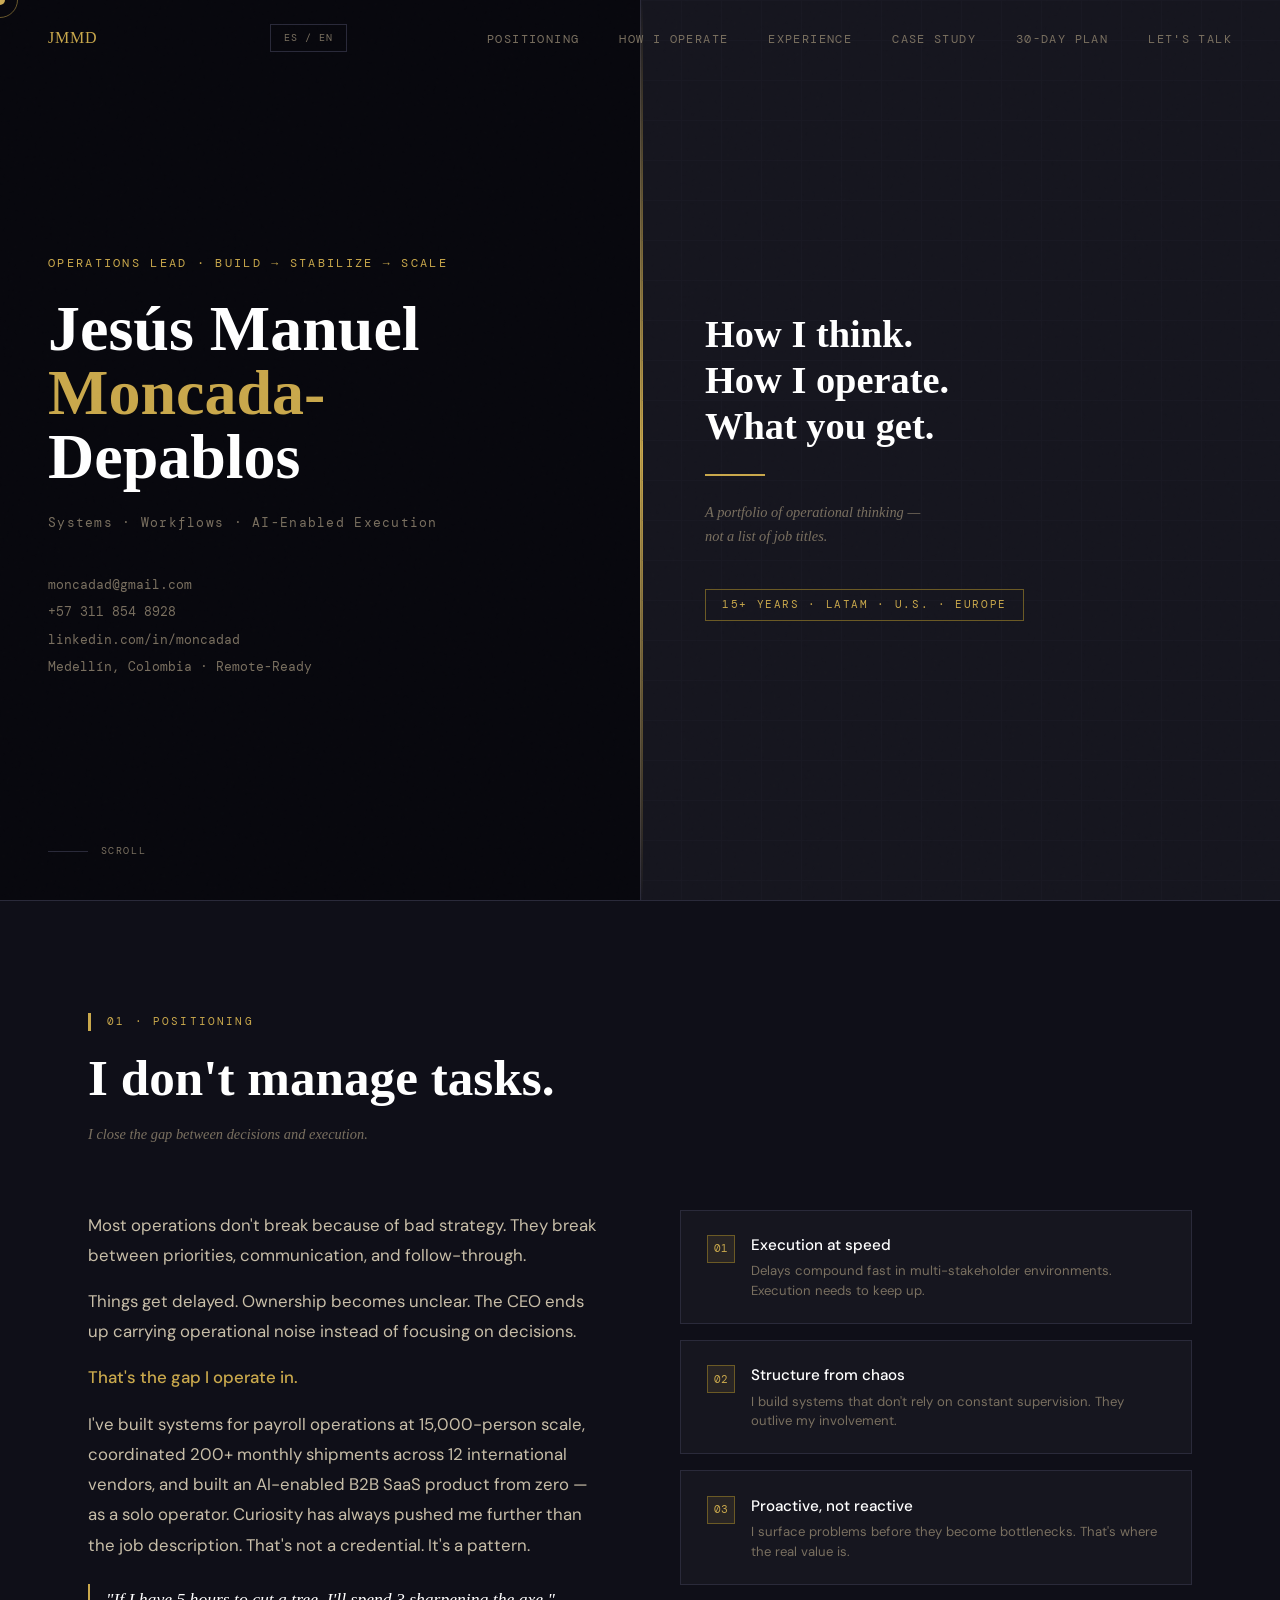
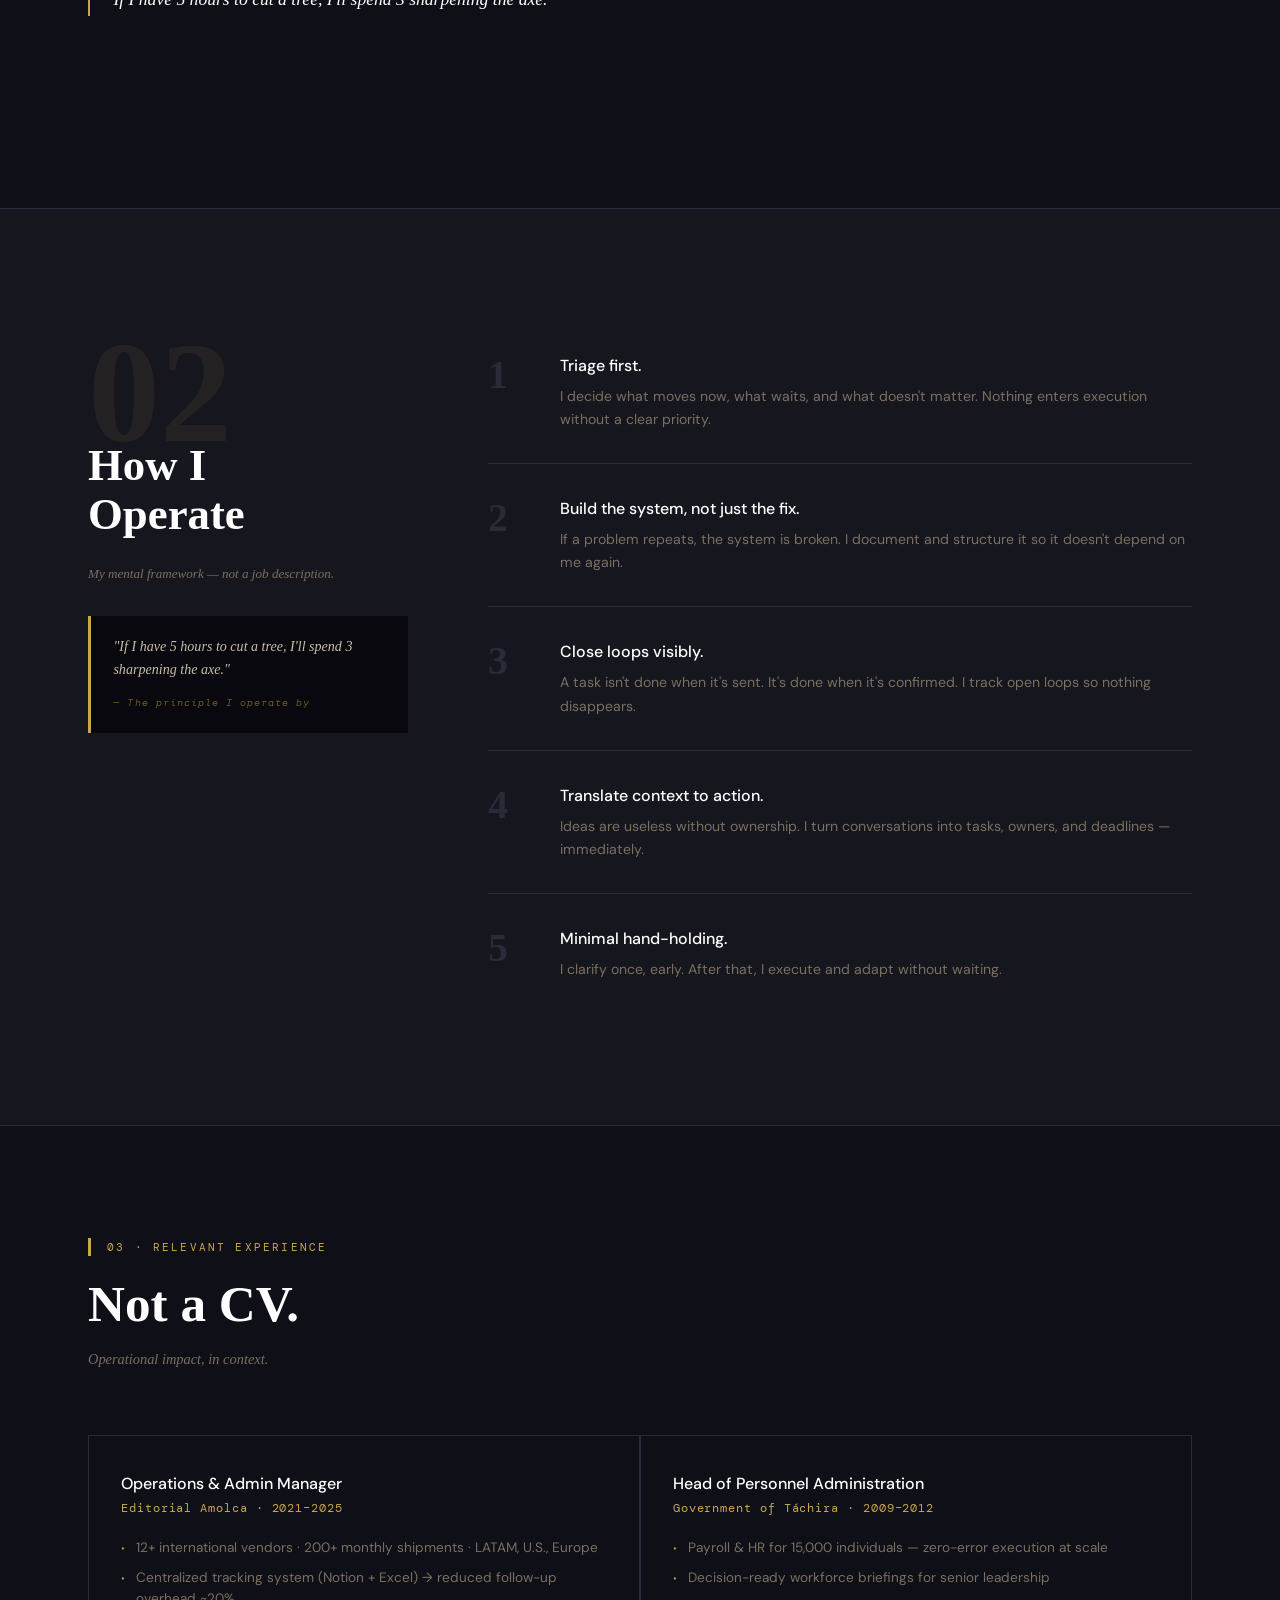
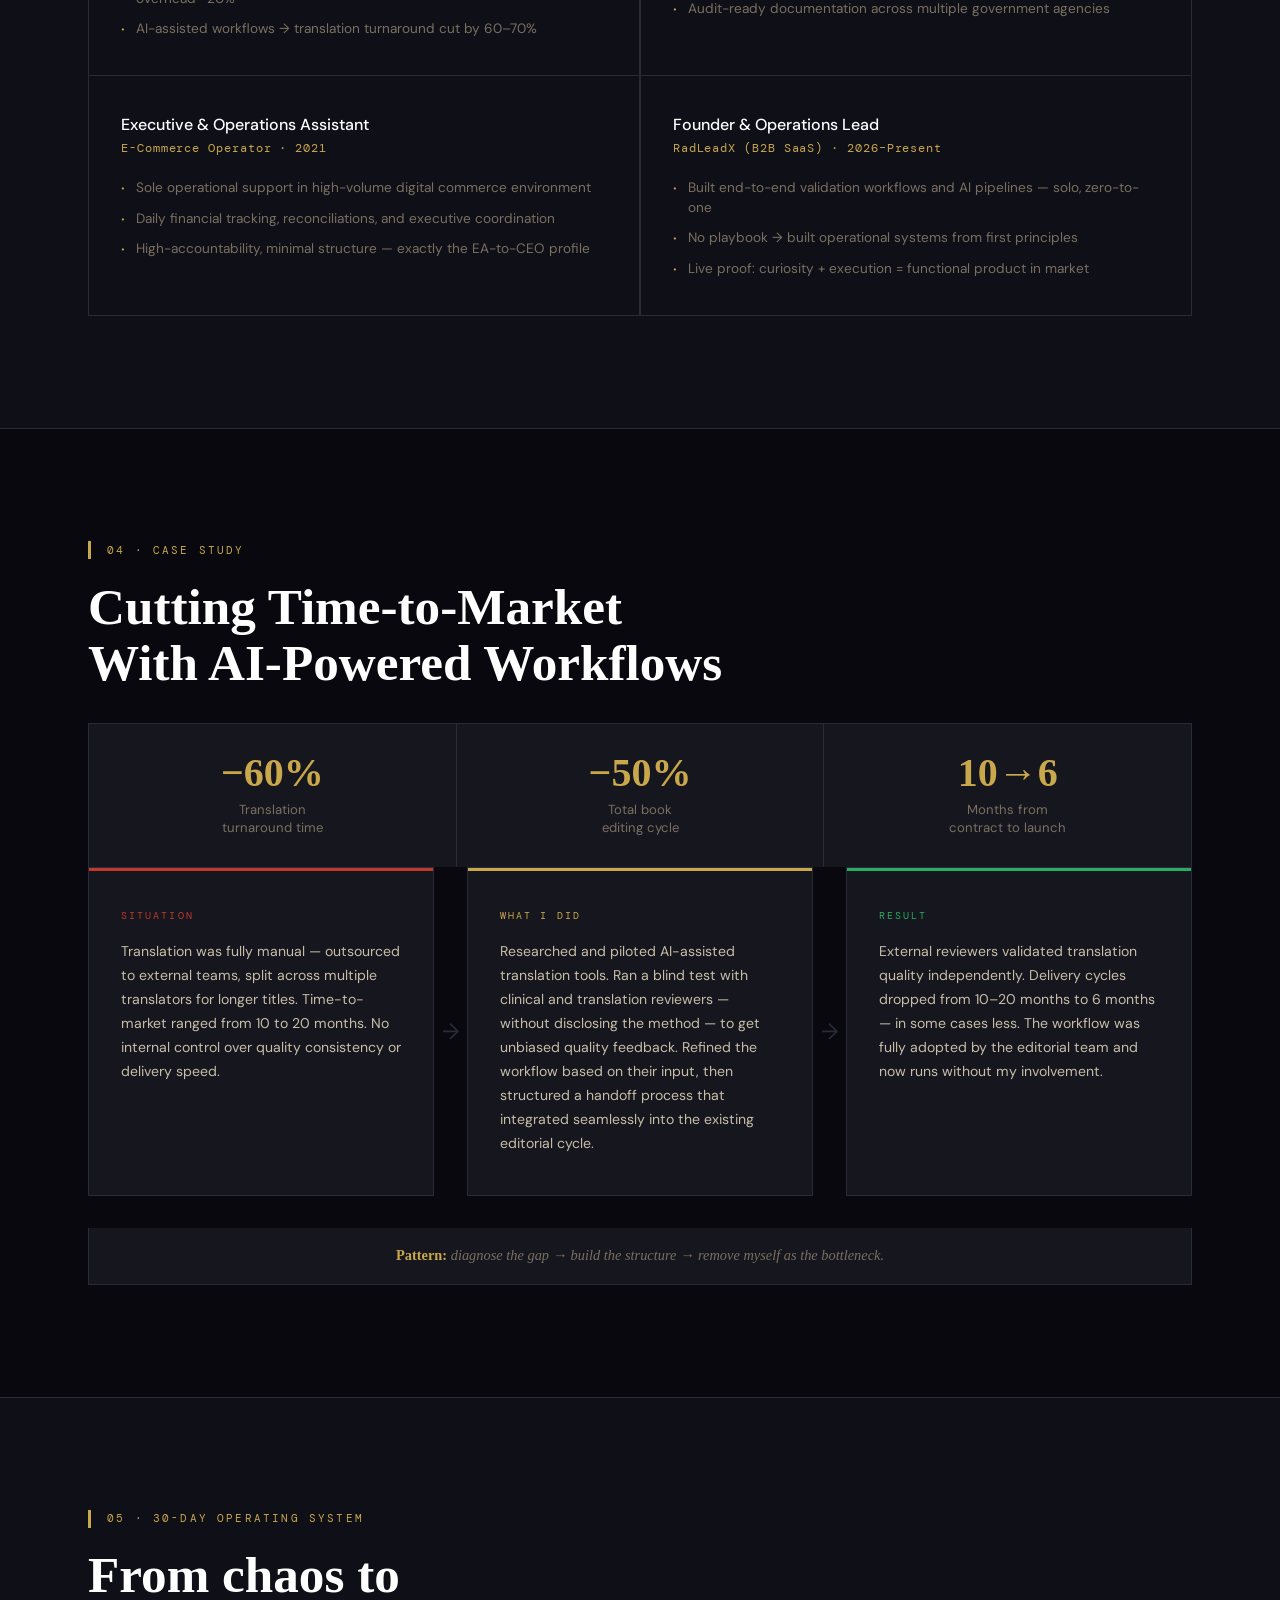
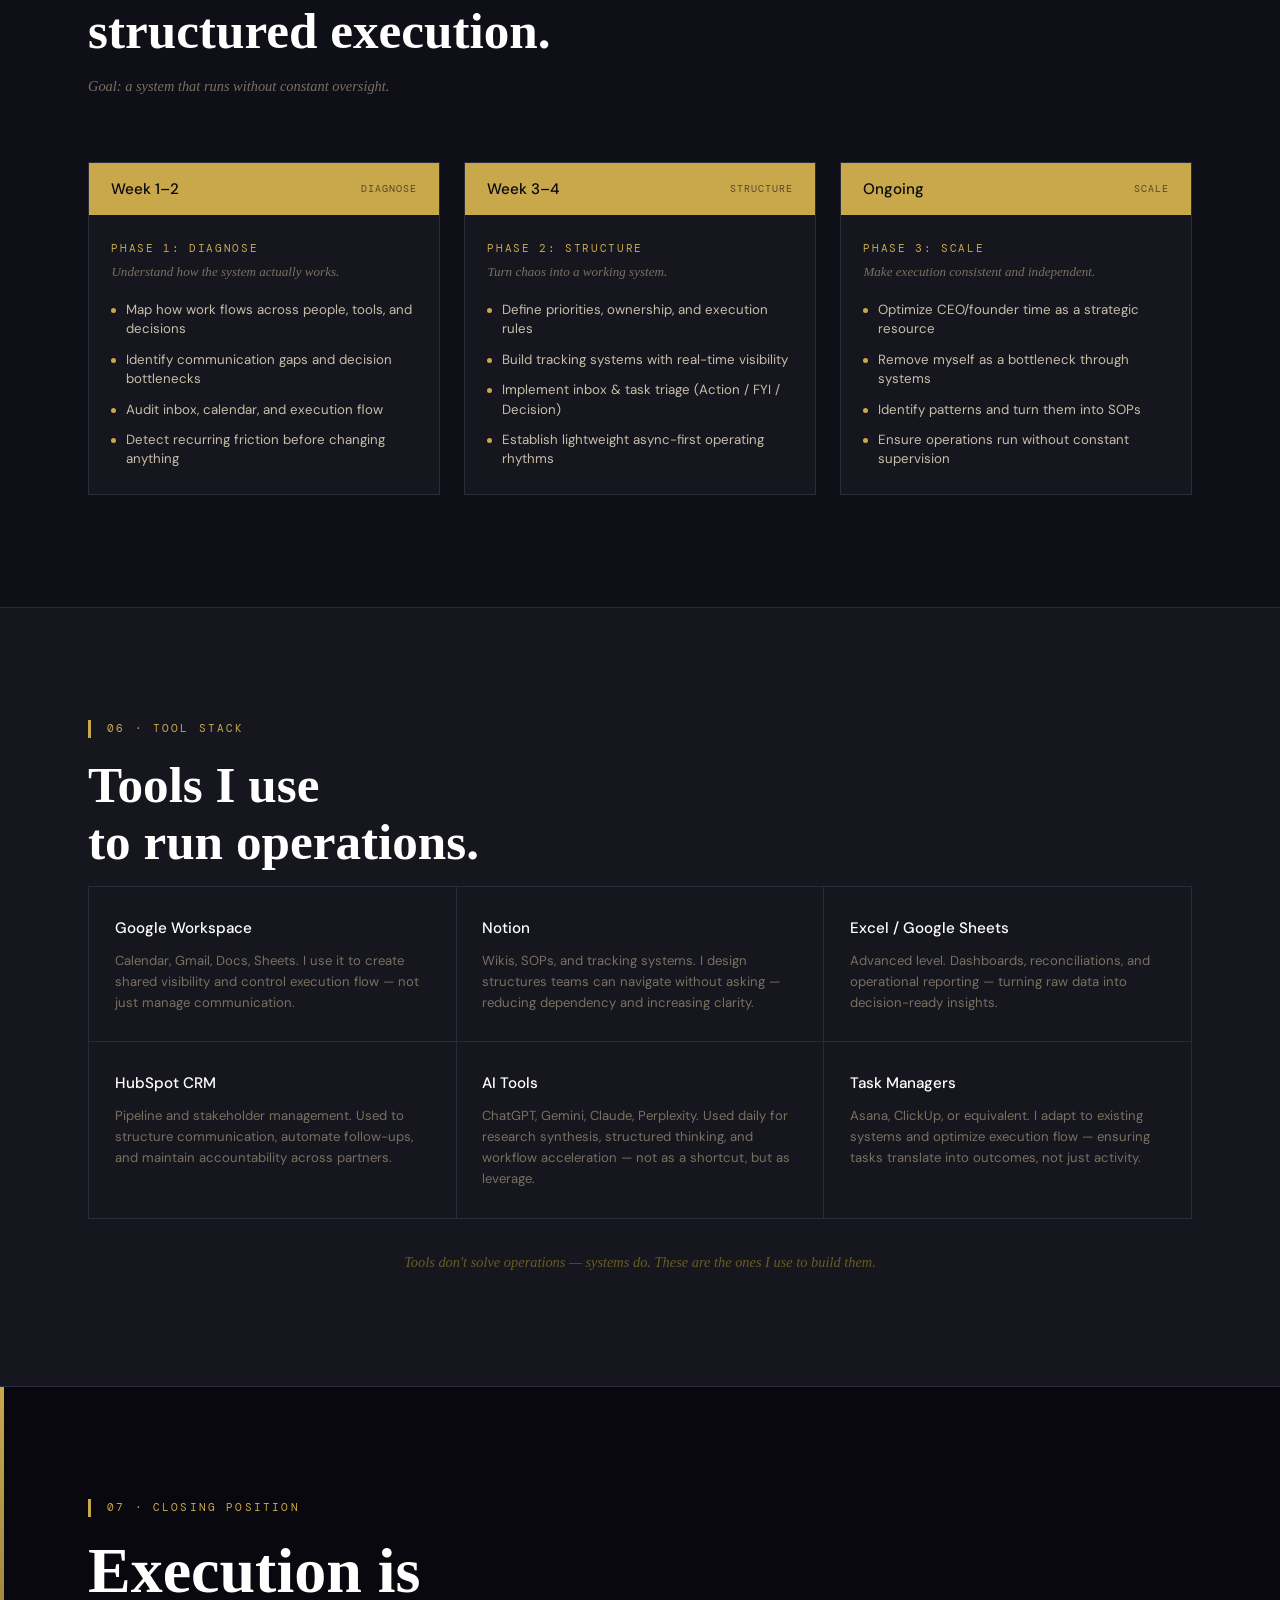
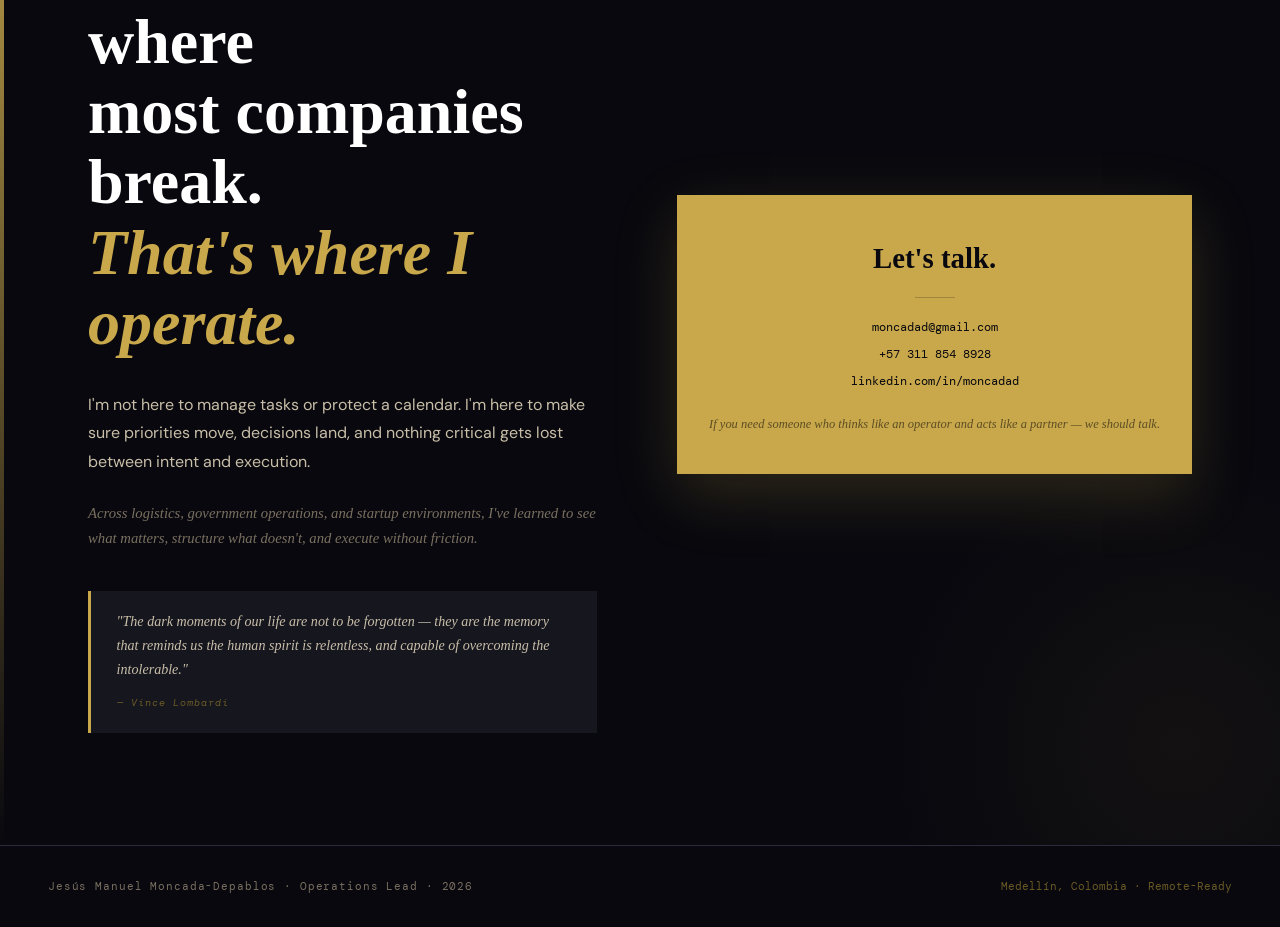
<file: index.html>
<!DOCTYPE html>
<html lang="en">
<head>
<!-- Google tag (gtag.js) -->
<script async src="https://www.googletagmanager.com/gtag/js?id=G-2EWVLZ224S"></script>
<script>
  window.dataLayer = window.dataLayer || [];
  function gtag(){dataLayer.push(arguments);}
  gtag('js', new Date());

  gtag('config', 'G-2EWVLZ224S');
</script>
<meta charset="UTF-8">
<meta name="viewport" content="width=device-width, initial-scale=1.0">
<title>Jesús Manuel Moncada-Depablos — Operations Lead</title>
<link rel="icon" type="image/png" href="favicon.png">
<link rel="preconnect" href="https://fonts.googleapis.com">
<link rel="preconnect" href="https://fonts.gstatic.com" crossorigin>
<link href="https://fonts.googleapis.com/css2?family=DM+Sans:wght@300;400;500&family=DM+Mono:wght@400;500&display=swap" rel="stylesheet">
<link rel="stylesheet" href="style.css">
</head>
<body>

<!-- Custom cursor -->
<div class="cursor" id="cursor"></div>
<div class="cursor-ring" id="cursorRing"></div>

<!-- Progress bar -->
<div id="progress"></div>

<!-- Navigation -->
<nav id="nav">
  <a class="nav-logo" href="#hero">JMMD</a>
  <button id="langToggle" class="lang-toggle">EN / ES</button>
  <ul class="nav-links">
    <li><a href="#positioning" data-i18n="nav_pos">Positioning</a></li>
    <li><a href="#operate" data-i18n="nav_op">How I Operate</a></li>
    <li><a href="#experience" data-i18n="nav_exp">Experience</a></li>
    <li><a href="#casestudy" data-i18n="nav_case">Case Study</a></li>
    <li><a href="#system" data-i18n="nav_sys">30-Day Plan</a></li>
    <li><a href="#closing" data-i18n="nav_talk">Let's Talk</a></li>
  </ul>
</nav>

<!-- ══ HERO ══════════════════════════════════════════════════════ -->
<section id="hero">
  <div class="hero-left">
    <div class="hero-eyebrow" data-i18n="hero_eyebrow">Operations Lead · Build → Stabilize → Scale</div>
    <h1 class="hero-name">Jesús Manuel<br><span>Moncada-</span><br>Depablos</h1>
    <div class="hero-role" data-i18n="hero_role">Systems · Workflows · AI-Enabled Execution</div>
    <div class="hero-contact">
      <a href="mailto:moncadad@gmail.com">moncadad@gmail.com</a>
      <a href="tel:+573118548928">+57 311 854 8928</a>
      <a href="https://linkedin.com/in/moncadad" target="_blank">linkedin.com/in/moncadad</a>
      <a data-i18n="location">Medellín, Colombia · Remote-Ready</a>
    </div>
    <div class="scroll-hint">
      <div class="scroll-line"></div>
      <span data-i18n="scroll">Scroll</span>
    </div>
  </div>
  <div class="hero-right">
    <h2 class="hero-statement" data-i18n="hero_statement">How I think.<br>How I operate.<br>What you get.</h2>
    <div class="hero-divider"></div>
    <p class="hero-sub" data-i18n="hero_sub">A portfolio of operational thinking —<br>not a list of job titles.</p>
    <div class="hero-tag" data-i18n="hero_tag">15+ Years · LATAM · U.S. · Europe</div>
  </div>
</section>

<!-- ══ 01 POSITIONING ═════════════════════════════════════════════ -->
<section id="positioning">
  <div class="section-inner">
    <div class="section-tag reveal" data-i18n="pos_tag">01 · Positioning</div>
    <h2 class="section-title reveal" data-i18n="pos_title">I don't manage tasks.</h2>
    <p class="section-sub reveal" data-i18n="pos_sub">I close the gap between decisions and execution.</p>

    <div class="positioning-grid">
      <div class="positioning-body reveal">
        <p data-i18n="pos_p1">Most operations don't break because of bad strategy. They break between priorities, communication, and follow-through.</p>
        <p data-i18n="pos_p2">Things get delayed. Ownership becomes unclear. The CEO ends up carrying operational noise instead of focusing on decisions.</p>
        <p><strong data-i18n="pos_p3">That's the gap I operate in.</strong></p>
        <p data-i18n="pos_p4">I've built systems for payroll operations at 15,000-person scale, coordinated 200+ monthly shipments across 12 international vendors, and built an AI-enabled B2B SaaS product from zero — as a solo operator. Curiosity has always pushed me further than the job description. That's not a credential. It's a pattern.</p>
        <p data-i18n="quote_axe">"If I have 5 hours to cut a tree, I'll spend 3 sharpening the axe."</p>
      </div>

      <div class="pillars">
        <div class="pillar reveal reveal-delay-1">
          <div class="pillar-num">01</div>
          <div>
            <div class="pillar-title" data-i18n="pil1_t">Execution at speed</div>
            <div class="pillar-desc" data-i18n="pil1_d">Delays compound fast in multi-stakeholder environments. Execution needs to keep up.</div>
          </div>
        </div>
        <div class="pillar reveal reveal-delay-2">
          <div class="pillar-num">02</div>
          <div>
            <div class="pillar-title" data-i18n="pil2_t">Structure from chaos</div>
            <div class="pillar-desc" data-i18n="pil2_d">I build systems that don't rely on constant supervision. They outlive my involvement.</div>
          </div>
        </div>
        <div class="pillar reveal reveal-delay-3">
          <div class="pillar-num">03</div>
          <div>
            <div class="pillar-title" data-i18n="pil3_t">Proactive, not reactive</div>
            <div class="pillar-desc" data-i18n="pil3_d">I surface problems before they become bottlenecks. That's where the real value is.</div>
          </div>
        </div>
      </div>
    </div>
  </div>
</section>

<!-- ══ 02 HOW I OPERATE ═══════════════════════════════════════════ -->
<section id="operate">
  <div class="section-inner">
    <div class="operate-layout">
      <div class="operate-sidebar reveal">
        <div class="operate-number">02</div>
        <h2 class="operate-title" data-i18n="op_title">How I<br>Operate</h2>
        <p class="operate-subtitle" data-i18n="op_sub">My mental framework — not a job description.</p>
        <div class="axe-quote">
          <p data-i18n="quote_axe">"If I have 5 hours to cut a tree, I'll spend 3 sharpening the axe."</p>
          <cite data-i18n="op_cite">— The principle I operate by</cite>
        </div>
      </div>

      <div class="principles">
        <div class="principle reveal reveal-delay-1">
          <div class="principle-num">1</div>
          <div>
            <div class="principle-label" data-i18n="pr1_t">Triage first.</div>
            <div class="principle-desc" data-i18n="pr1_d">I decide what moves now, what waits, and what doesn't matter. Nothing enters execution without a clear priority.</div>
          </div>
        </div>
        <div class="principle reveal reveal-delay-2">
          <div class="principle-num">2</div>
          <div>
            <div class="principle-label" data-i18n="pr2_t">Build the system, not just the fix.</div>
            <div class="principle-desc" data-i18n="pr2_d">If a problem repeats, the system is broken. I document and structure it so it doesn't depend on me again.</div>
          </div>
        </div>
        <div class="principle reveal reveal-delay-3">
          <div class="principle-num">3</div>
          <div>
            <div class="principle-label" data-i18n="pr3_t">Close loops visibly.</div>
            <div class="principle-desc" data-i18n="pr3_d">A task isn't done when it's sent. It's done when it's confirmed. I track open loops so nothing disappears.</div>
          </div>
        </div>
        <div class="principle reveal reveal-delay-4">
          <div class="principle-num">4</div>
          <div>
            <div class="principle-label" data-i18n="pr4_t">Translate context to action.</div>
            <div class="principle-desc" data-i18n="pr4_d">Ideas are useless without ownership. I turn conversations into tasks, owners, and deadlines — immediately.</div>
          </div>
        </div>
        <div class="principle reveal reveal-delay-5">
          <div class="principle-num">5</div>
          <div>
            <div class="principle-label" data-i18n="pr5_t">Minimal hand-holding.</div>
            <div class="principle-desc" data-i18n="pr5_d">I clarify once, early. After that, I execute and adapt without waiting.</div>
          </div>
        </div>
      </div>
    </div>
  </div>
</section>

<!-- ══ 03 EXPERIENCE ══════════════════════════════════════════════ -->
<section id="experience">
  <div class="section-inner">
    <div class="section-tag reveal" data-i18n="exp_tag">03 · Relevant Experience</div>
    <h2 class="section-title reveal" data-i18n="exp_title">Not a CV.</h2>
    <p class="section-sub reveal" data-i18n="exp_sub">Operational impact, in context.</p>

    <div class="exp-grid">
      <div class="exp-card reveal reveal-delay-1">
        <div class="exp-role" data-i18n="exp1_role">Operations & Admin Manager</div>
        <div class="exp-company" data-i18n="exp1_co">Editorial Amolca · 2021–2025</div>
        <ul class="exp-bullets">
          <li data-i18n="exp1_b1">12+ international vendors · 200+ monthly shipments · LATAM, U.S., Europe</li>
          <li data-i18n="exp1_b2">Centralized tracking system (Notion + Excel) → reduced follow-up overhead ~20%</li>
          <li data-i18n="exp1_b3">AI-assisted workflows → translation turnaround cut by 60–70%</li>
        </ul>
      </div>
      <div class="exp-card reveal reveal-delay-2">
        <div class="exp-role" data-i18n="exp2_role">Head of Personnel Administration</div>
        <div class="exp-company" data-i18n="exp2_co">Government of Táchira · 2009–2012</div>
        <ul class="exp-bullets">
          <li data-i18n="exp2_b1">Payroll & HR for 15,000 individuals — zero-error execution at scale</li>
          <li data-i18n="exp2_b2">Decision-ready workforce briefings for senior leadership</li>
          <li data-i18n="exp2_b3">Audit-ready documentation across multiple government agencies</li>
        </ul>
      </div>
      <div class="exp-card reveal reveal-delay-3">
        <div class="exp-role" data-i18n="exp3_role">Executive & Operations Assistant</div>
        <div class="exp-company" data-i18n="exp3_co">E-Commerce Operator · 2021</div>
        <ul class="exp-bullets">
          <li data-i18n="exp3_b1">Sole operational support in high-volume digital commerce environment</li>
          <li data-i18n="exp3_b2">Daily financial tracking, reconciliations, and executive coordination</li>
          <li data-i18n="exp3_b3">High-accountability, minimal structure — exactly the EA-to-CEO profile</li>
        </ul>
      </div>
      <div class="exp-card reveal reveal-delay-4">
        <div class="exp-role" data-i18n="exp4_role">Founder & Operations Lead</div>
        <div class="exp-company" data-i18n="exp4_co">RadLeadX (B2B SaaS) · 2026–Present</div>
        <ul class="exp-bullets">
          <li data-i18n="exp4_b1">Built end-to-end validation workflows and AI pipelines — solo, zero-to-one</li>
          <li data-i18n="exp4_b2">No playbook → built operational systems from first principles</li>
          <li data-i18n="exp4_b3">Live proof: curiosity + execution = functional product in market</li>
        </ul>
      </div>
    </div>
  </div>
</section>

<!-- ══ 04 CASE STUDY ══════════════════════════════════════════════ -->
<section id="casestudy">
  <div class="section-inner">
    <div class="section-tag reveal" data-i18n="case_tag">04 · Case Study</div>
    <h2 class="section-title reveal" data-i18n="case_title">Cutting Time-to-Market<br>With AI-Powered Workflows</h2>

    <div class="case-stats reveal reveal-delay-1">
      <div class="case-stat">
        <div class="case-stat-num">−60%</div>
        <div class="case-stat-label" data-i18n="case_s1">Translation<br>turnaround time</div>
      </div>
      <div class="case-stat">
        <div class="case-stat-num">−50%</div>
        <div class="case-stat-label" data-i18n="case_s2">Total book<br>editing cycle</div>
      </div>
      <div class="case-stat">
        <div class="case-stat-num">10→6</div>
        <div class="case-stat-label" data-i18n="case_s3">Months from<br>contract to launch</div>
      </div>
    </div>

    <div class="case-flow reveal reveal-delay-2">
      <div class="case-col situation">
        <div class="case-label" data-i18n="case_l1">Situation</div>
        <div class="case-body" data-i18n="case_b1">Translation was fully manual — outsourced to external teams, split across multiple translators for longer titles. Time-to-market ranged from 10 to 20 months. No internal control over quality consistency or delivery speed.</div>
      </div>
      <div class="case-arrow">→</div>
      <div class="case-col action">
        <div class="case-label" data-i18n="case_l2">What I Did</div>
        <div class="case-body" data-i18n="case_b2">Researched and piloted AI-assisted translation tools. Ran a blind test with clinical and translation reviewers — without disclosing the method — to get unbiased quality feedback. Refined the workflow based on their input, then structured a handoff process that integrated seamlessly into the existing editorial cycle.</div>
      </div>
      <div class="case-arrow">→</div>
      <div class="case-col result">
        <div class="case-label" data-i18n="case_l3">Result</div>
        <div class="case-body" data-i18n="case_b3">External reviewers validated translation quality independently. Delivery cycles dropped from 10–20 months to 6 months — in some cases less. The workflow was fully adopted by the editorial team and now runs without my involvement.</div>
      </div>
    </div>
    <div class="case-pattern reveal reveal-delay-3">
      <strong data-i18n="case_pat1">Pattern:</strong> <span data-i18n="case_pat2">diagnose the gap → build the structure → remove myself as the bottleneck.</span>
    </div>
  </div>
</section>

<!-- ══ 05 30-DAY SYSTEM ═══════════════════════════════════════════ -->
<section id="system">
  <div class="section-inner">
    <div class="section-tag reveal" data-i18n="sys_tag">05 · 30-Day Operating System</div>
    <h2 class="section-title reveal" data-i18n="sys_title">From chaos to<br>structured execution.</h2>
    <p class="section-sub reveal" data-i18n="sys_sub">Goal: a system that runs without constant oversight.</p>

    <div class="phases">
      <div class="phase reveal reveal-delay-1">
        <div class="phase-header">
          <span class="phase-period" data-i18n="sys_w1">Week 1–2</span>
          <span class="phase-tag" data-i18n="sys_t1">Diagnose</span>
        </div>
        <div class="phase-body">
          <div class="phase-name" data-i18n="sys_n1">Phase 1: Diagnose</div>
          <div class="phase-goal" data-i18n="sys_g1">Understand how the system actually works.</div>
          <ul class="phase-items">
            <li data-i18n="sys1_b1">Map how work flows across people, tools, and decisions</li>
            <li data-i18n="sys1_b2">Identify communication gaps and decision bottlenecks</li>
            <li data-i18n="sys1_b3">Audit inbox, calendar, and execution flow</li>
            <li data-i18n="sys1_b4">Detect recurring friction before changing anything</li>
          </ul>
        </div>
      </div>
      <div class="phase reveal reveal-delay-2">
        <div class="phase-header">
          <span class="phase-period" data-i18n="sys_w2">Week 3–4</span>
          <span class="phase-tag" data-i18n="sys_t2">Structure</span>
        </div>
        <div class="phase-body">
          <div class="phase-name" data-i18n="sys_n2">Phase 2: Structure</div>
          <div class="phase-goal" data-i18n="sys_g2">Turn chaos into a working system.</div>
          <ul class="phase-items">
            <li data-i18n="sys2_b1">Define priorities, ownership, and execution rules</li>
            <li data-i18n="sys2_b2">Build tracking systems with real-time visibility</li>
            <li data-i18n="sys2_b3">Implement inbox & task triage (Action / FYI / Decision)</li>
            <li data-i18n="sys2_b4">Establish lightweight async-first operating rhythms</li>
          </ul>
        </div>
      </div>
      <div class="phase reveal reveal-delay-3">
        <div class="phase-header">
          <span class="phase-period" data-i18n="sys_w3">Ongoing</span>
          <span class="phase-tag" data-i18n="sys_t3">Scale</span>
        </div>
        <div class="phase-body">
          <div class="phase-name" data-i18n="sys_n3">Phase 3: Scale</div>
          <div class="phase-goal" data-i18n="sys_g3">Make execution consistent and independent.</div>
          <ul class="phase-items">
            <li data-i18n="sys3_b1">Optimize CEO/founder time as a strategic resource</li>
            <li data-i18n="sys3_b2">Remove myself as a bottleneck through systems</li>
            <li data-i18n="sys3_b3">Identify patterns and turn them into SOPs</li>
            <li data-i18n="sys3_b4">Ensure operations run without constant supervision</li>
          </ul>
        </div>
      </div>
    </div>
  </div>
</section>

<!-- ══ 06 TOOLS ═══════════════════════════════════════════════════ -->
<section id="tools">
  <div class="section-inner">
    <div class="section-tag reveal" data-i18n="tool_tag">06 · Tool Stack</div>
    <h2 class="section-title reveal" data-i18n="tool_title">Tools I use<br>to run operations.</h2>

    <div class="tools-grid">
      <div class="tool-card reveal reveal-delay-1">
        <div class="tool-name">Google Workspace</div>
        <div class="tool-desc" data-i18n="tool1_d">Calendar, Gmail, Docs, Sheets. I use it to create shared visibility and control execution flow — not just manage communication.</div>
      </div>
      <div class="tool-card reveal reveal-delay-2">
        <div class="tool-name">Notion</div>
        <div class="tool-desc" data-i18n="tool2_d">Wikis, SOPs, and tracking systems. I design structures teams can navigate without asking — reducing dependency and increasing clarity.</div>
      </div>
      <div class="tool-card reveal reveal-delay-3">
        <div class="tool-name">Excel / Google Sheets</div>
        <div class="tool-desc" data-i18n="tool3_d">Advanced level. Dashboards, reconciliations, and operational reporting — turning raw data into decision-ready insights.</div>
      </div>
      <div class="tool-card reveal reveal-delay-4">
        <div class="tool-name">HubSpot CRM</div>
        <div class="tool-desc" data-i18n="tool4_d">Pipeline and stakeholder management. Used to structure communication, automate follow-ups, and maintain accountability across partners.</div>
      </div>
      <div class="tool-card reveal reveal-delay-5">
        <div class="tool-name">AI Tools</div>
        <div class="tool-desc" data-i18n="tool5_d">ChatGPT, Gemini, Claude, Perplexity. Used daily for research synthesis, structured thinking, and workflow acceleration — not as a shortcut, but as leverage.</div>
      </div>
      <div class="tool-card reveal reveal-delay-1">
        <div class="tool-name">Task Managers</div>
        <div class="tool-desc" data-i18n="tool6_d">Asana, ClickUp, or equivalent. I adapt to existing systems and optimize execution flow — ensuring tasks translate into outcomes, not just activity.</div>
      </div>
    </div>
    <p class="tools-note reveal" data-i18n="tool_note">Tools don't solve operations — systems do. These are the ones I use to build them.</p>
  </div>
</section>

<!-- ══ 07 CLOSING ═════════════════════════════════════════════════ -->
<section id="closing">
  <div class="section-inner">
    <div class="section-tag reveal" data-i18n="close_tag">07 · Closing Position</div>
    <div class="closing-grid">
      <div class="closing-main">
        <h2 class="closing-big reveal" data-i18n="close_title">Execution is where<br>most companies break.<br><em style="color:var(--gold)">That's where I operate.</em></h2>
        <p class="closing-body reveal" data-i18n="close_b1">I'm not here to manage tasks or protect a calendar. I'm here to make sure priorities move, decisions land, and nothing critical gets lost between intent and execution.</p>
        <p class="closing-italic reveal" data-i18n="close_b2">Across logistics, government operations, and startup environments, I've learned to see what matters, structure what doesn't, and execute without friction.</p>
        <div class="lombardi reveal">
          <p data-i18n="close_q">"The dark moments of our life are not to be forgotten — they are the memory that reminds us the human spirit is relentless, and capable of overcoming the intolerable."</p>
          <cite>— Vince Lombardi</cite>
        </div>
      </div>
      <div class="closing-cta reveal">
        <div class="cta-heading" data-i18n="cta_h">Let's talk.</div>
        <div class="cta-divider"></div>
        <div class="cta-links">
          <a href="mailto:moncadad@gmail.com">moncadad@gmail.com</a>
          <a href="tel:+573118548928">+57 311 854 8928</a>
          <a href="https://linkedin.com/in/moncadad" target="_blank">linkedin.com/in/moncadad</a>
        </div>
        <p class="cta-note" data-i18n="cta_n">If you need someone who thinks like an operator and acts like a partner — we should talk.</p>
      </div>
    </div>
  </div>
</section>

<!-- Footer -->
<footer>
  <p data-i18n="foot_1">Jesús Manuel Moncada-Depablos · Operations Lead · 2026</p>
  <span data-i18n="foot_2">Medellín, Colombia · Remote-Ready</span>
</footer>

<script src="translations.js"></script>
<script src="script.js" defer></script>
</body>
</html>
</file>
<file: style.css>
/* ── RESET & VARS ─────────────────────────────────────────────── */
*, *::before, *::after { box-sizing: border-box; margin: 0; padding: 0; }

:root {
  --black:   #08080E;
  --dark:    #0F0F18;
  --mid:     #16161F;
  --card:    #1C1C28;
  --border:  #2A2A3A;
  --gold:    #C9A84C;
  --gold-lt: #F0D080;
  --gold-dim:#6B5A25;
  --white:   #FFFFFF;
  --offwht:  #F5F0E8;
  --light:   #C8BEA8;
  --muted:   #7A7060;
  --font-display: Georgia, serif;
  --font-body:    'DM Sans', sans-serif;
  --font-mono:    'DM Mono', monospace;
}

html { scroll-behavior: smooth; }

body {
  background: var(--black);
  color: var(--light);
  font-family: var(--font-body);
  font-size: 16px;
  line-height: 1.6;
  overflow-x: hidden;
  cursor: none;
}

/* ── CUSTOM CURSOR ───────────────────────────────────────────── */
.cursor {
  position: fixed;
  width: 10px; height: 10px;
  background: var(--gold);
  border-radius: 50%;
  pointer-events: none;
  z-index: 9999;
  transform: translate(-50%, -50%);
  transition: transform 0.08s ease, width 0.2s ease, height 0.2s ease, opacity 0.2s;
  mix-blend-mode: screen;
}
.cursor-ring {
  position: fixed;
  width: 36px; height: 36px;
  border: 1px solid var(--gold);
  border-radius: 50%;
  pointer-events: none;
  z-index: 9998;
  transform: translate(-50%, -50%);
  transition: transform 0.18s ease, width 0.3s ease, height 0.3s ease, opacity 0.3s, border-color 0.3s;
  opacity: 0.5;
}
body:hover .cursor { opacity: 1; }

/* ── GRAIN OVERLAY ───────────────────────────────────────────── */
body::before {
  content: '';
  position: fixed;
  inset: 0;
  background-image: url("data:image/svg+xml,%3Csvg viewBox='0 0 256 256' xmlns='http://www.w3.org/2000/svg'%3E%3Cfilter id='noise'%3E%3CfeTurbulence type='fractalNoise' baseFrequency='0.9' numOctaves='4' stitchTiles='stitch'/%3E%3C/filter%3E%3Crect width='100%25' height='100%25' filter='url(%23noise)' opacity='0.4'/%3E%3C/svg%3E");
  opacity: 0.025;
  pointer-events: none;
  z-index: 1000;
}

/* ── PROGRESS BAR ────────────────────────────────────────────── */
#progress {
  position: fixed;
  top: 0; left: 0;
  height: 2px;
  background: linear-gradient(90deg, var(--gold-dim), var(--gold), var(--gold-lt));
  width: 0%;
  z-index: 500;
  transition: width 0.1s ease;
}

/* ── NAV ─────────────────────────────────────────────────────── */
nav {
  position: fixed;
  top: 0; left: 0; right: 0;
  z-index: 400;
  display: flex;
  justify-content: space-between;
  align-items: center;
  padding: 1.5rem 3rem;
  background: transparent;
  transition: background 0.4s ease, backdrop-filter 0.4s ease;
}
nav.scrolled {
  background: rgba(8,8,14,0.92);
  backdrop-filter: blur(16px);
  border-bottom: 1px solid var(--border);
}
.nav-logo {
  font-family: var(--font-display);
  font-size: 1rem;
  color: var(--gold);
  letter-spacing: 0.05em;
  text-decoration: none;
}
.nav-links {
  display: flex;
  gap: 2.5rem;
  list-style: none;
}
.nav-links a {
  font-size: 0.72rem;
  font-family: var(--font-mono);
  color: var(--muted);
  text-decoration: none;
  letter-spacing: 0.12em;
  text-transform: uppercase;
  transition: color 0.2s;
}
.nav-links a:hover { color: var(--gold); }

/* ── HERO ─────────────────────────────────────────────────────── */
#hero {
  min-height: 100vh;
  display: grid;
  grid-template-columns: 1fr 1fr;
  position: relative;
  overflow: hidden;
}

.hero-left {
  display: flex;
  flex-direction: column;
  justify-content: center;
  padding: 8rem 4rem 6rem 3rem;
  position: relative;
  z-index: 2;
}

.hero-right {
  display: flex;
  flex-direction: column;
  justify-content: center;
  align-items: flex-start;
  padding: 8rem 3rem 6rem 4rem;
  background: var(--mid);
  position: relative;
  border-left: 1px solid var(--border);
}

/* Animated gold vertical line (right edge of left panel) */
.hero-right::before {
  content: '';
  position: absolute;
  left: -1px; top: 0;
  width: 3px; height: 0;
  background: linear-gradient(180deg, transparent, var(--gold), transparent);
  animation: lineGrow 1.8s ease 0.8s forwards;
}
@keyframes lineGrow {
  to { height: 100%; }
}

/* Subtle grid pattern on right */
.hero-right::after {
  content: '';
  position: absolute;
  inset: 0;
  background-image:
    linear-gradient(var(--border) 1px, transparent 1px),
    linear-gradient(90deg, var(--border) 1px, transparent 1px);
  background-size: 40px 40px;
  opacity: 0.15;
  pointer-events: none;
}

.hero-eyebrow {
  font-family: var(--font-mono);
  font-size: 0.72rem;
  color: var(--gold);
  letter-spacing: 0.2em;
  text-transform: uppercase;
  margin-bottom: 1.5rem;
  opacity: 0;
  animation: fadeUp 0.7s ease 0.3s forwards;
}

.hero-name {
  font-family: var(--font-display);
  font-size: clamp(3rem, 5vw, 5.5rem);
  font-weight: 900;
  color: var(--white);
  line-height: 1.0;
  margin-bottom: 1.5rem;
  opacity: 0;
  animation: fadeUp 0.8s ease 0.5s forwards;
}

.hero-name span { color: var(--gold); }

.hero-role {
  font-family: var(--font-mono);
  font-size: 0.8rem;
  color: var(--muted);
  letter-spacing: 0.1em;
  margin-bottom: 2.5rem;
  opacity: 0;
  animation: fadeUp 0.8s ease 0.7s forwards;
}

.hero-contact {
  display: flex;
  flex-direction: column;
  gap: 0.4rem;
  opacity: 0;
  animation: fadeUp 0.8s ease 0.9s forwards;
}
.hero-contact a {
  font-size: 0.82rem;
  color: var(--muted);
  text-decoration: none;
  transition: color 0.2s;
  font-family: var(--font-mono);
}
.hero-contact a:hover { color: var(--gold); }

/* Right side hero content */
.hero-statement {
  font-family: var(--font-display);
  font-size: clamp(2rem, 3vw, 3.2rem);
  font-weight: 700;
  color: var(--white);
  line-height: 1.2;
  margin-bottom: 1.5rem;
  position: relative;
  z-index: 1;
  opacity: 0;
  animation: fadeUp 0.9s ease 1.0s forwards;
}

.hero-sub {
  font-size: 0.9rem;
  color: var(--muted);
  font-style: italic;
  font-family: var(--font-display);
  max-width: 380px;
  line-height: 1.7;
  position: relative;
  z-index: 1;
  opacity: 0;
  animation: fadeUp 0.9s ease 1.2s forwards;
  margin-bottom: 2.5rem;
}

.hero-divider {
  width: 60px; height: 2px;
  background: var(--gold);
  opacity: 0;
  animation: fadeUp 0.8s ease 1.1s forwards;
  margin-bottom: 1.5rem;
  position: relative;
  z-index: 1;
}

.hero-tag {
  font-family: var(--font-mono);
  font-size: 0.68rem;
  color: var(--gold);
  letter-spacing: 0.15em;
  text-transform: uppercase;
  border: 1px solid var(--gold-dim);
  padding: 0.4rem 1rem;
  display: inline-block;
  opacity: 0;
  animation: fadeUp 0.8s ease 1.4s forwards;
  position: relative;
  z-index: 1;
}

/* Scroll indicator */
.scroll-hint {
  position: absolute;
  bottom: 2.5rem;
  left: 3rem;
  display: flex;
  align-items: center;
  gap: 0.8rem;
  opacity: 0;
  animation: fadeUp 1s ease 1.8s forwards;
}
.scroll-hint span {
  font-family: var(--font-mono);
  font-size: 0.65rem;
  color: var(--muted);
  letter-spacing: 0.15em;
  text-transform: uppercase;
}
.scroll-line {
  width: 40px; height: 1px;
  background: var(--border);
  position: relative;
  overflow: hidden;
}
.scroll-line::after {
  content: '';
  position: absolute;
  left: -100%;
  top: 0; width: 100%; height: 100%;
  background: var(--gold);
  animation: scrollPulse 2s ease-in-out 2s infinite;
}
@keyframes scrollPulse {
  0% { left: -100%; }
  50% { left: 0; }
  100% { left: 100%; }
}

/* ── SHARED SECTION STYLES ───────────────────────────────────── */
section { position: relative; }

.section-inner {
  max-width: 1200px;
  margin: 0 auto;
  padding: 7rem 3rem;
}

.section-tag {
  font-family: var(--font-mono);
  font-size: 0.68rem;
  color: var(--gold);
  letter-spacing: 0.2em;
  text-transform: uppercase;
  display: flex;
  align-items: center;
  gap: 1rem;
  margin-bottom: 1.2rem;
}
.section-tag::before {
  content: '';
  display: block;
  width: 3px; height: 18px;
  background: var(--gold);
}

.section-title {
  font-family: var(--font-display);
  font-size: clamp(2.2rem, 4vw, 3.8rem);
  font-weight: 900;
  color: var(--white);
  line-height: 1.1;
  margin-bottom: 1rem;
}

.section-sub {
  font-size: 0.9rem;
  color: var(--muted);
  font-style: italic;
  font-family: var(--font-display);
  margin-bottom: 4rem;
}

/* Reveal animation */
.reveal {
  opacity: 0;
  transform: translateY(40px);
  transition: opacity 0.8s ease, transform 0.8s ease;
}
.reveal.visible {
  opacity: 1;
  transform: translateY(0);
}
.reveal-delay-1 { transition-delay: 0.1s; }
.reveal-delay-2 { transition-delay: 0.2s; }
.reveal-delay-3 { transition-delay: 0.3s; }
.reveal-delay-4 { transition-delay: 0.4s; }
.reveal-delay-5 { transition-delay: 0.5s; }

/* ── 01 POSITIONING ─────────────────────────────────────────── */
#positioning {
  background: var(--dark);
  border-top: 1px solid var(--border);
}

.positioning-grid {
  display: grid;
  grid-template-columns: 1fr 1fr;
  gap: 5rem;
  align-items: start;
  margin-bottom: 4rem;
}

.positioning-body {
  font-size: 1.05rem;
  line-height: 1.8;
  color: var(--light);
}
.positioning-body p { margin-bottom: 1rem; }
.positioning-body strong { color: var(--gold); font-weight: 500; }

.positioning-body p:last-child {
  font-size: 1.1rem;
  color: var(--white);
  font-family: var(--font-display);
  font-style: italic;
  margin-top: 1.5rem;
  padding-left: 1rem;
  border-left: 2px solid var(--gold);
}

.pillars {
  display: flex;
  flex-direction: column;
  gap: 1rem;
}

.pillar {
  background: var(--mid);
  border: 1px solid var(--border);
  padding: 1.4rem 1.6rem;
  display: grid;
  grid-template-columns: auto 1fr;
  gap: 1rem;
  align-items: start;
  transition: border-color 0.3s, transform 0.3s;
  position: relative;
  overflow: hidden;
}
.pillar::before {
  content: '';
  position: absolute;
  left: 0; top: 0;
  width: 3px; height: 0;
  background: var(--gold);
  transition: height 0.4s ease;
}
.pillar:hover::before { height: 100%; }
.pillar:hover { border-color: var(--gold-dim); transform: translateX(4px); }

.pillar-num {
  font-family: var(--font-mono);
  font-size: 0.68rem;
  color: var(--gold);
  background: rgba(201,168,76,0.1);
  border: 1px solid var(--gold-dim);
  width: 28px; height: 28px;
  display: flex; align-items: center; justify-content: center;
  flex-shrink: 0;
  margin-top: 2px;
}

.pillar-title {
  font-size: 0.95rem;
  font-weight: 500;
  color: var(--white);
  margin-bottom: 0.25rem;
}
.pillar-desc {
  font-size: 0.82rem;
  color: var(--muted);
  line-height: 1.5;
}

/* ── 02 HOW I OPERATE ────────────────────────────────────────── */
#operate {
  background: var(--mid);
  border-top: 1px solid var(--border);
}

.operate-layout {
  display: grid;
  grid-template-columns: 320px 1fr;
  gap: 5rem;
  align-items: start;
}

.operate-sidebar {
  position: sticky;
  top: 6rem;
}

.operate-number {
  font-family: var(--font-display);
  font-size: 9rem;
  font-weight: 900;
  color: var(--gold);
  opacity: 0.08;
  line-height: 1;
  margin-bottom: -1.5rem;
  user-select: none;
}

.operate-title {
  font-family: var(--font-display);
  font-size: 2.8rem;
  font-weight: 900;
  color: var(--white);
  line-height: 1.1;
  margin-bottom: 1.5rem;
}

.operate-subtitle {
  font-size: 0.82rem;
  color: var(--muted);
  font-style: italic;
  font-family: var(--font-display);
  line-height: 1.6;
  margin-bottom: 2rem;
}

.axe-quote {
  background: var(--black);
  border-left: 3px solid var(--gold);
  padding: 1.2rem 1.4rem;
  margin-top: 2rem;
}
.axe-quote p {
  font-family: var(--font-display);
  font-size: 0.88rem;
  color: var(--light);
  font-style: italic;
  line-height: 1.6;
  margin-bottom: 0.5rem;
}
.axe-quote cite {
  font-family: var(--font-mono);
  font-size: 0.65rem;
  color: var(--gold-dim);
  letter-spacing: 0.1em;
}

.principles {
  display: flex;
  flex-direction: column;
  gap: 0;
}

.principle {
  display: grid;
  grid-template-columns: 48px 1fr;
  gap: 1.5rem;
  padding: 2rem 0;
  border-bottom: 1px solid var(--border);
  transition: background 0.2s;
}
.principle:last-child { border-bottom: none; }
.principle:hover .principle-num { color: var(--gold); }

.principle-num {
  font-family: var(--font-display);
  font-size: 2.5rem;
  font-weight: 900;
  color: var(--border);
  line-height: 1;
  transition: color 0.3s;
  margin-top: 2px;
}

.principle-label {
  font-weight: 500;
  color: var(--white);
  font-size: 1rem;
  margin-bottom: 0.4rem;
}
.principle-desc {
  font-size: 0.88rem;
  color: var(--muted);
  line-height: 1.65;
}

/* ── 03 EXPERIENCE ───────────────────────────────────────────── */
#experience {
  background: var(--dark);
  border-top: 1px solid var(--border);
}

.exp-grid {
  display: grid;
  grid-template-columns: 1fr 1fr;
  gap: 1.5px;
  background: var(--border);
  border: 1px solid var(--border);
  margin-top: 1rem;
}

.exp-card {
  background: var(--dark);
  padding: 2.2rem 2rem;
  position: relative;
  overflow: hidden;
  transition: background 0.3s;
}
.exp-card:hover { background: var(--mid); }

.exp-card::after {
  content: '';
  position: absolute;
  bottom: 0; left: 0;
  width: 0; height: 2px;
  background: linear-gradient(90deg, var(--gold), var(--gold-lt));
  transition: width 0.5s ease;
}
.exp-card:hover::after { width: 100%; }

.exp-role {
  font-weight: 500;
  color: var(--white);
  font-size: 1rem;
  margin-bottom: 0.2rem;
}
.exp-company {
  font-family: var(--font-mono);
  font-size: 0.72rem;
  color: var(--gold);
  letter-spacing: 0.08em;
  margin-bottom: 1.2rem;
}
.exp-bullets {
  list-style: none;
  display: flex;
  flex-direction: column;
  gap: 0.6rem;
}
.exp-bullets li {
  font-size: 0.85rem;
  color: var(--muted);
  line-height: 1.5;
  display: flex;
  gap: 0.7rem;
  align-items: flex-start;
}
.exp-bullets li::before {
  content: '·';
  color: var(--gold);
  font-size: 1.2rem;
  line-height: 1.1;
  flex-shrink: 0;
}

/* ── 04 CASE STUDY ───────────────────────────────────────────── */
#casestudy {
  background: var(--black);
  border-top: 1px solid var(--border);
}

.case-stats {
  display: flex;
  gap: 1px;
  background: var(--border);
  border: 1px solid var(--border);
  border-bottom: none;
  margin-top: 2rem;
}

.case-stat {
  flex: 1;
  background: var(--mid);
  padding: 1.8rem 1.6rem;
  text-align: center;
}

.case-stat-num {
  font-family: var(--font-display);
  font-size: 2.5rem;
  font-weight: 900;
  color: var(--gold);
  line-height: 1;
  margin-bottom: 0.5rem;
}

.case-stat-label {
  font-size: 0.82rem;
  color: var(--muted);
  line-height: 1.4;
}

.case-flow {
  display: grid;
  grid-template-columns: 1fr auto 1fr auto 1fr;
  gap: 0;
  align-items: stretch;
  margin-top: 0;
}

.case-col {
  padding: 2.5rem 2rem;
  background: var(--mid);
  border: 1px solid var(--border);
  position: relative;
}
.case-col::before {
  content: '';
  position: absolute;
  top: 0; left: 0; right: 0;
  height: 3px;
}
.case-col.situation::before { background: #C0392B; }
.case-col.action::before { background: var(--gold); }
.case-col.result::before { background: #27AE60; }

.case-arrow {
  display: flex;
  align-items: center;
  padding: 0 0.5rem;
  color: var(--border);
  font-size: 1.4rem;
}

.case-label {
  font-family: var(--font-mono);
  font-size: 0.65rem;
  letter-spacing: 0.2em;
  text-transform: uppercase;
  margin-bottom: 1rem;
}
.situation .case-label { color: #C0392B; }
.action .case-label { color: var(--gold); }
.result .case-label { color: #27AE60; }

.case-body {
  font-size: 0.88rem;
  color: var(--light);
  line-height: 1.7;
}

.case-pattern {
  margin-top: 2rem;
  font-family: var(--font-display);
  font-size: 0.9rem;
  color: var(--muted);
  font-style: italic;
  text-align: center;
  padding: 1rem;
  border: 1px solid var(--border);
  border-top: none;
  background: var(--mid);
}
.case-pattern strong { color: var(--gold); font-style: normal; }

/* ── 05 30-DAY SYSTEM ───────────────────────────────────────── */
#system {
  background: var(--dark);
  border-top: 1px solid var(--border);
}

.phases {
  display: grid;
  grid-template-columns: repeat(3, 1fr);
  gap: 1.5rem;
  margin-top: 1rem;
}

.phase {
  background: var(--mid);
  border: 1px solid var(--border);
  overflow: hidden;
  position: relative;
  transition: transform 0.3s, border-color 0.3s;
}
.phase:hover { transform: translateY(-4px); border-color: var(--gold-dim); }

.phase-header {
  background: var(--gold);
  padding: 0.85rem 1.4rem;
  display: flex;
  justify-content: space-between;
  align-items: center;
}
.phase-period {
  font-weight: 500;
  color: var(--black);
  font-size: 0.95rem;
}
.phase-tag {
  font-family: var(--font-mono);
  font-size: 0.6rem;
  color: var(--black);
  opacity: 0.6;
  letter-spacing: 0.1em;
  text-transform: uppercase;
}

.phase-body { padding: 1.6rem 1.4rem; }

.phase-name {
  font-family: var(--font-mono);
  font-size: 0.68rem;
  color: var(--gold);
  letter-spacing: 0.15em;
  text-transform: uppercase;
  margin-bottom: 0.3rem;
}
.phase-goal {
  font-size: 0.82rem;
  color: var(--muted);
  font-style: italic;
  margin-bottom: 1.2rem;
  font-family: var(--font-display);
  line-height: 1.4;
}

.phase-items {
  list-style: none;
  display: flex;
  flex-direction: column;
  gap: 0.7rem;
}
.phase-items li {
  font-size: 0.83rem;
  color: var(--light);
  line-height: 1.45;
  display: flex;
  gap: 0.6rem;
  align-items: flex-start;
}
.phase-items li::before {
  content: '';
  width: 5px; height: 5px;
  background: var(--gold);
  border-radius: 50%;
  flex-shrink: 0;
  margin-top: 0.5rem;
}

/* ── 06 TOOLS ────────────────────────────────────────────────── */
#tools {
  background: var(--mid);
  border-top: 1px solid var(--border);
}

.tools-grid {
  display: grid;
  grid-template-columns: repeat(3, 1fr);
  gap: 1px;
  background: var(--border);
  border: 1px solid var(--border);
  margin-top: 1rem;
}

.tool-card {
  background: var(--mid);
  padding: 1.8rem 1.6rem;
  position: relative;
  transition: background 0.3s;
  cursor: default;
}
.tool-card:hover { background: var(--card); }

.tool-card::before {
  content: '';
  position: absolute;
  left: 0; top: 0;
  width: 3px; height: 0;
  background: var(--gold);
  transition: height 0.4s ease;
}
.tool-card:hover::before { height: 100%; }

.tool-name {
  font-weight: 500;
  color: var(--white);
  font-size: 0.95rem;
  margin-bottom: 0.6rem;
}
.tool-desc {
  font-size: 0.82rem;
  color: var(--muted);
  line-height: 1.6;
}

.tools-note {
  text-align: center;
  margin-top: 2rem;
  font-family: var(--font-display);
  font-style: italic;
  font-size: 0.9rem;
  color: var(--gold-dim);
}

/* ── 07 CLOSING ─────────────────────────────────────────────── */
#closing {
  background: var(--black);
  border-top: 1px solid var(--border);
  position: relative;
  overflow: hidden;
}

#closing::before {
  content: '';
  position: absolute;
  left: 0; top: 0;
  width: 4px; height: 100%;
  background: linear-gradient(180deg, var(--gold), transparent);
}

/* Ambient glow */
#closing::after {
  content: '';
  position: absolute;
  bottom: -200px; right: -200px;
  width: 600px; height: 600px;
  background: radial-gradient(circle, rgba(201,168,76,0.06) 0%, transparent 70%);
  pointer-events: none;
}

.closing-grid {
  display: grid;
  grid-template-columns: 1fr auto;
  gap: 5rem;
  align-items: center;
}

.closing-main {}

.closing-big {
  font-family: var(--font-display);
  font-size: clamp(2.5rem, 5vw, 4.5rem);
  font-weight: 900;
  color: var(--white);
  line-height: 1.1;
  margin-bottom: 2rem;
}

.closing-body {
  font-size: 1rem;
  color: var(--light);
  line-height: 1.8;
  margin-bottom: 1.5rem;
  max-width: 580px;
}

.closing-italic {
  font-size: 0.92rem;
  color: var(--muted);
  font-style: italic;
  font-family: var(--font-display);
  line-height: 1.7;
  max-width: 540px;
  margin-bottom: 2.5rem;
}

.lombardi {
  background: var(--mid);
  border-left: 3px solid var(--gold);
  padding: 1.2rem 1.6rem;
  max-width: 580px;
  margin-top: 1rem;
}
.lombardi p {
  font-family: var(--font-display);
  font-size: 0.88rem;
  color: var(--light);
  font-style: italic;
  line-height: 1.7;
  margin-bottom: 0.4rem;
}
.lombardi cite {
  font-family: var(--font-mono);
  font-size: 0.65rem;
  color: var(--gold-dim);
  letter-spacing: 0.1em;
}

.closing-cta {
  background: var(--gold);
  padding: 2.5rem 2rem;
  min-width: 260px;
  text-align: center;
  position: relative;
  z-index: 1;
  box-shadow: 0 20px 60px rgba(201,168,76,0.2);
}

.cta-heading {
  font-family: var(--font-display);
  font-size: 1.8rem;
  font-weight: 900;
  color: var(--black);
  margin-bottom: 1rem;
}
.cta-divider {
  width: 40px; height: 1px;
  background: rgba(0,0,0,0.2);
  margin: 0 auto 1.2rem;
}
.cta-links {
  display: flex;
  flex-direction: column;
  gap: 0.5rem;
  margin-bottom: 1.5rem;
}
.cta-links a {
  font-family: var(--font-mono);
  font-size: 0.75rem;
  color: var(--black);
  text-decoration: none;
  transition: opacity 0.2s;
}
.cta-links a:hover { opacity: 0.6; }

.cta-note {
  font-family: var(--font-display);
  font-size: 0.78rem;
  color: rgba(0,0,0,0.55);
  font-style: italic;
  line-height: 1.5;
}

/* ── FOOTER ──────────────────────────────────────────────────── */
footer {
  background: var(--black);
  border-top: 1px solid var(--border);
  padding: 2rem 3rem;
  display: flex;
  justify-content: space-between;
  align-items: center;
}
footer p {
  font-family: var(--font-mono);
  font-size: 0.68rem;
  color: var(--muted);
  letter-spacing: 0.08em;
}
footer span {
  font-family: var(--font-mono);
  font-size: 0.68rem;
  color: var(--gold-dim);
}

/* ── ANIMATIONS ──────────────────────────────────────────────── */
@keyframes fadeUp {
  from { opacity: 0; transform: translateY(24px); }
  to   { opacity: 1; transform: translateY(0); }
}

/* ── RESPONSIVE ──────────────────────────────────────────────── */
@media (max-width: 900px) {
  #hero { grid-template-columns: 1fr; }
  .hero-right { display: none; }
  .positioning-grid,
  .operate-layout,
  .closing-grid { grid-template-columns: 1fr; gap: 3rem; }
  .exp-grid,
  .tools-grid { grid-template-columns: 1fr; }
  .phases { grid-template-columns: 1fr; }
  .case-flow { grid-template-columns: 1fr; }
  .case-stats { flex-direction: column; }
  .case-arrow { display: none; }
  .operate-sidebar { position: static; }
  nav { padding: 1.2rem 1.5rem; }
  .nav-links { display: none; }
  .section-inner { padding: 5rem 1.5rem; }
}
/* ── LANGUAGE TOGGLE ─────────────────────────────────────────── */
.lang-toggle {
  background: transparent;
  border: 1px solid var(--border);
  color: var(--muted);
  font-family: var(--font-mono);
  font-size: 0.65rem;
  letter-spacing: 0.1em;
  padding: 0.4rem 0.8rem;
  cursor: pointer;
  transition: all 0.2s ease;
  margin-left: 2rem;
  text-transform: uppercase;
}

.lang-toggle:hover {
  color: var(--gold);
  border-color: var(--gold-dim);
}

@media (max-width: 900px) {
  .lang-toggle {
    margin-left: 0;
  }
}
</file>
